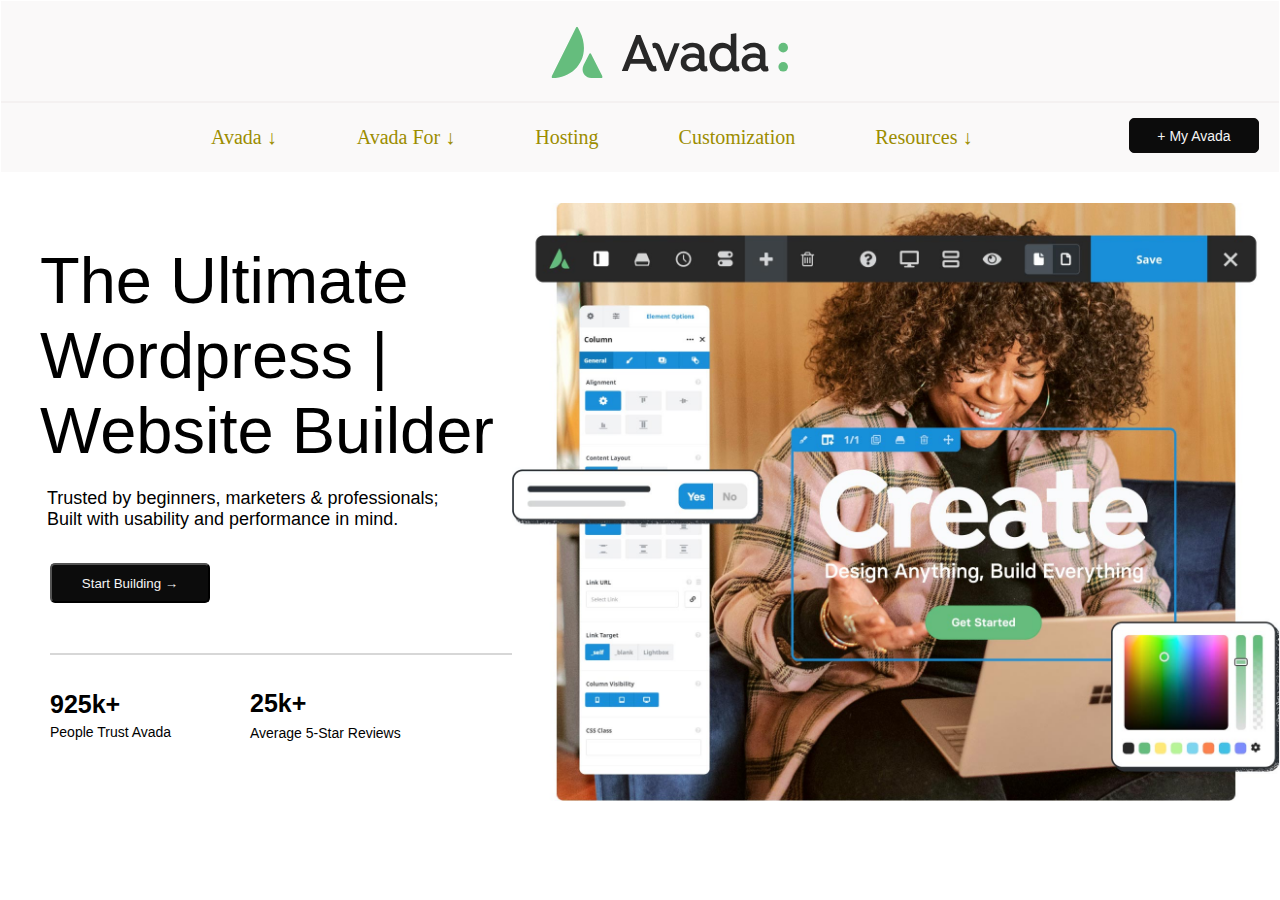
<file: WEBSITE02/w02.html>
<!DOCTYPE html>
<html lang="en">

<head>
    <meta charset="UTF-8">
    <meta name="viewport" content="width=device-width, initial-scale=1.0">
    <title>Raj</title>
    <link rel="stylesheet" type="text/css" href="w02.css">

</head>

<body>
    <header>
        <div class="topnav">
        <span><a class="fusion-no-lightbox" href="#" target="_self"><img decoding="async" width="237" height="52"
                    src="logo-svg.svg"></a></span>
                    <div class="rectangle1"></div>
        <div class="buttons">
            <span><nav class="button1" href="#">Avada &#8595</nav></span>
            <span><nav class="button1" href="#">Avada For &#8595</nav></span>
            <span><nav class="button1" href="#">Hosting</nav></span>
            <span><nav class="button1" href="#">Customization</nav></span>
            <span><nav class="button1" href="#">Resources &#8595</nav></span>
        </div>
        <span><button class="button3">+ &#32 &#32 My Avada</button></span>
        </div>
    </header>

    <div>
        <img class="imgBg" src="home.jpg" alt="">
    </div>

    <div>
        <p class="font1">The Ultimate <br>Wordpress | <br>Website Builder</p>
        <p class="font2">Trusted by beginners, marketers & professionals;<br>Built with usability and performance in
            mind.</p>
        <div>

            <button class="button2">Start Building &#32 &#32 &#8594</button>

            <div class="rectangle2"></div>

            <footer>
                <p class="footer1">925k+</b>
                <p class="footer2">People Trust Avada</p>
                <p class="footer3">25k+</b>
                <p class="footer4">Average 5-Star Reviews</p>
            </footer>

</body>

</html>
</file>
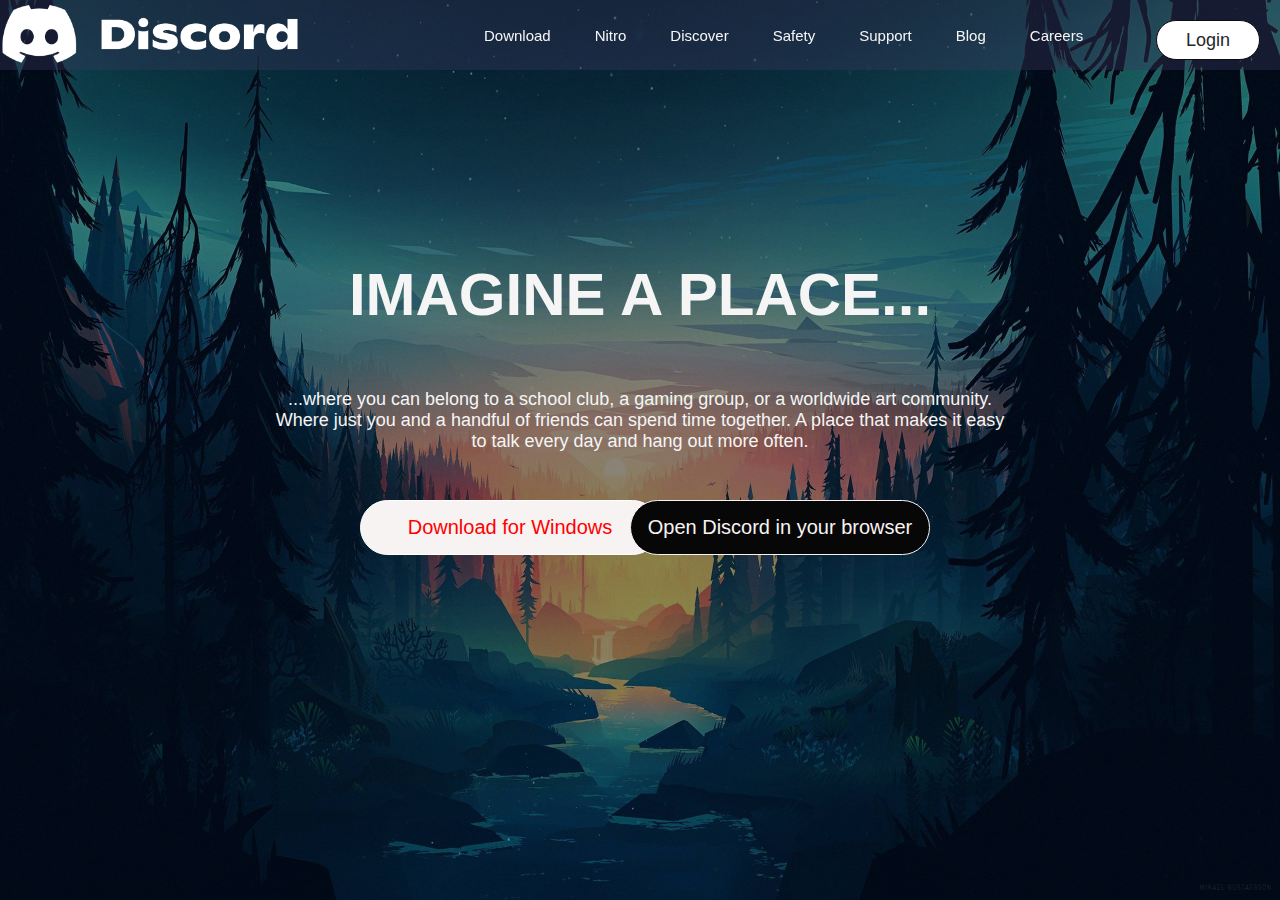
<file: WEBSITE03/discordClone.html>
<!DOCTYPE html>
<html lang="en">

<head>
    <meta charset="UTF-8">
    <meta http-equiv="X-UA-Compatible" content="IE=edge">
    <meta name="viewport" content="width=device-width, initial-scale=1.0">
    <title>Discord Clone</title>
    <link rel="stylesheet" type="text/css" href="discordClone.css">
</head>

<body>

    <header>
        <nav class="navBar">

            <img src="logo.png" style="
          padding-top: 2px;
          float: left;
          height: 65px;
      ">

            <span class="header-menu">
            <a class="btn1" href="a">Download</a>
            <a class="btn1" href="a">Nitro</a>
            <a class="btn1" href="a">Discover</a>
            <a class="btn1" href="a">Safety</a>
            <a class="btn1" href="a">Support</a>
            <a class="btn1" href="a">Blog</a>
            <a class="btn1" href="a">Careers</a>

          </span>
            <button class="btn2">Login</button>
        </nav>
    </header>

    <div>
        <img class="imgBg" src="discordBg.jpg" alt="">
    </div>

    <div class="rectangle"></div>

    <div class="mainText">
        <p>IMAGINE A PLACE...</p>
    </div>

    <div class="subText">
        <p>...where you can belong to a school club, a gaming group, or a worldwide art community.<br>Where just you and a handful of friends can spend time together. A place that makes it easy<br>to talk every day and hang out more often.
        </p>
    </div>

    <div class="lowerBtns">
        <button class="btn4">Download for Windows</button>
        <button class="btn3">Open Discord in your browser</button>
    </div>

</body>

</html>
</file>
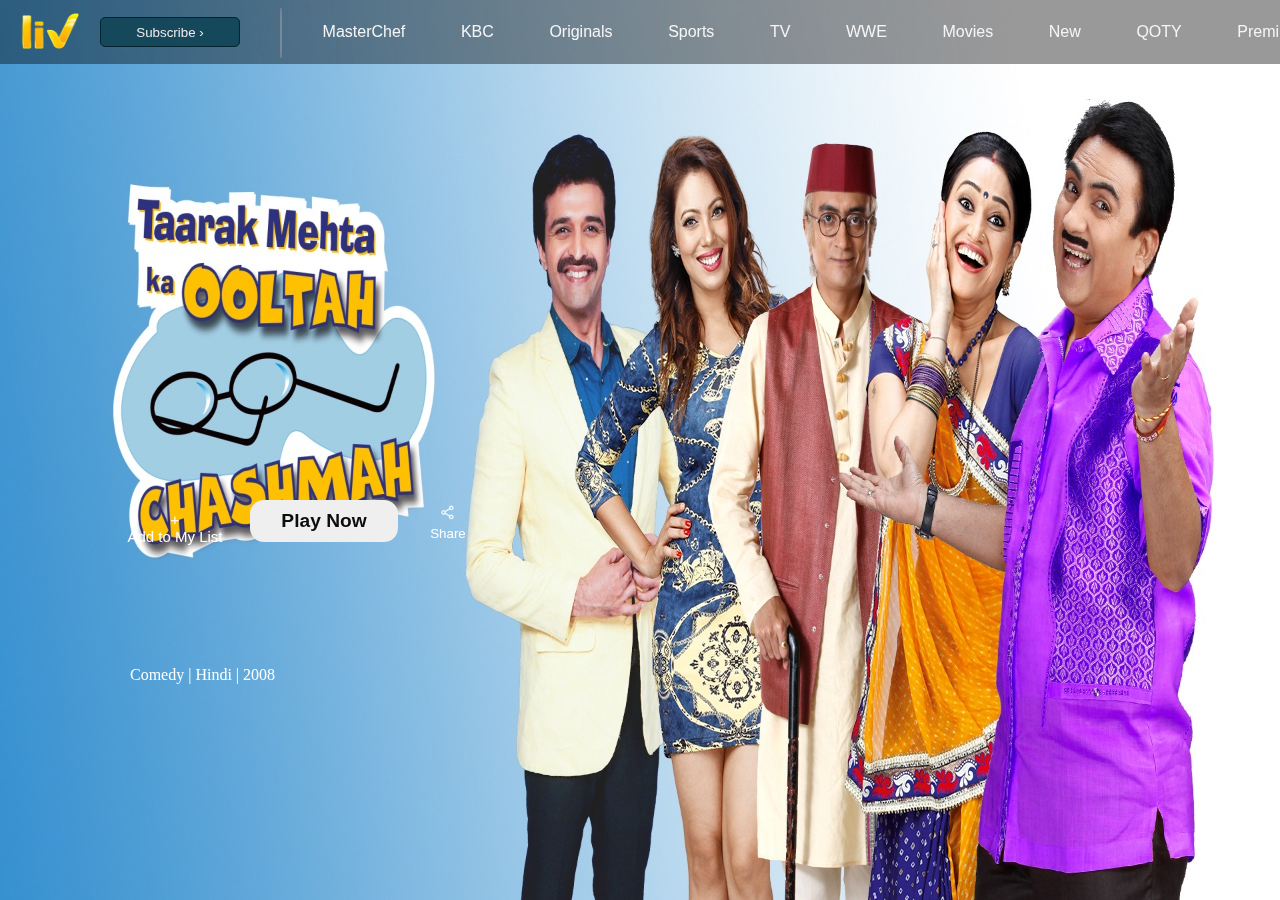
<file: WEBSITE04/sonylivClone.html>
<!DOCTYPE html>
<html lang="en">

<head>
    <meta charset="UTF-8">
    <meta http-equiv="X-UA-Compatible" content="IE=edge">
    <meta name="viewport" content="width=device-width, initial-scale=1.0">
    <title>Sonyliv Clone</title>
    <link rel="stylesheet" href="https://cdnjs.cloudflare.com/ajax/libs/font-awesome/4.7.0/css/font-awesome.min.css">
    <link rel="stylesheet" type="text/css" href="sonylivClone.css">
</head>

<body>

    <header>
        <nav class="navBar">
            <a><img class="logo" src="sonylivLogo.png"></a>
            <button class="subBtn">Subscribe &#8250</button>
            <div class="rectangle"></div>
            <a class="btn1" href="a">MasterChef</a>
            <a class="btn1" href="a">KBC</a>
            <a class="btn1" href="a">Originals</a>
            <a class="btn1" href="a">Sports</a>
            <a class="btn1" href="a">TV</a>
            <a class="btn1" href="a">WWE</a>
            <a class="btn1" href="a">Movies</a>
            <a class="btn1" href="a">New</a>
            <a class="btn1" href="a">QOTY</a>
            <a class="btn1" href="a">Premium</a>
            <a class="searchIcon" href="a"><i class="fa fa-search" style="margin-left: 35px;margin-top: 15px;font-size: x-large;color: white;"></i></a>
            <!--NOTE: search icon IONICONS se import karke use karna h yahan-->
            <a class="login"><img style="    margin-top: 13px;
                width: 35px;
                height: 35px;
                padding-right: 35px;
                padding-left: 55px;" src="login.png"></a>
        </nav>
    </header>

    <img class="imgBg" src="tmkoc.jpg" alt="">

    <!-- NOTE: TMKOC text png churake upload kar dena-->

    <div class="subText">
        <p style="    position: fixed;
        overflow: hidden;
        padding-top: 650px;padding-left:130px;color: white;">Comedy | Hindi | 2008</p>
    </div>

    <div class="lowerBtns">
        <button class="btn2">+<br>Add to My List</button>
        <!--NOTE: plus icon IONICONS se import karke use karna h yahan-->
        <button class="btn3">Play Now</button>
        <button class="btn4"><img src="share_icon.png" alt="" style="
            height: 22px;
        "><br>Share</button>
        <!--NOTE: share icon IONICONS se import karke use karna h yahan-->
    </div>

</body>

</html>
</file>
<file: WEBSITE02/w02.css>
body,
html {
    height: 100%;
    margin: 0;
}

p.font1 {
    font-family: Arial, Helvetica, sans-serif;
    position: relative;
    margin-top: 70px;
    font-size: 65px;
    clear: left;
    padding-top: 0px;
    padding-left: 40px;
    padding-right: 10px;
}

p.font2 {
    font-family: Arial, Helvetica, sans-serif;
    position: relative;
    margin-top: -45px;
    font-size: 18px;
    clear: left;
    padding-top: 0px;
    padding-left: 47px;
    padding-right: 10px;
}

.imgBg {
    width: 60%;
    height: 20%;
    float: right;
    position: relative;
    padding-top: 30px;
}

.fusion-no-lightbox {
    width: 100%;
    height: 100%;
    float: left;
    padding-top: 25px;
    padding-left: 550px;
}

.buttons {
    float: center;
    padding-left: 160px;
    padding-top: -130px;
}

.button1 {
    color: rgb(12, 12, 12);
    padding-top: -15px;
    float: center;
    padding-left: 15px;
    margin-left: 20px;
    margin-bottom: -50px;
    text-align: center;
    text-decoration: none;
    font-size: 10px;
}

.button2 {
    width: 160px;
    height: 40px;
    border-radius: 5px;
    color: whitesmoke;
    position: relative;
    background-color: rgb(12, 12, 12);
    padding: center;
    margin-left: 50px;
    margin-top: 15px;
}

.button3 {
    float: right;
    width: 130px;
    font-weight: 500;
    height: 35px;
    color: whitesmoke;
    border: 1px solid rgb(14, 13, 13);
    border-radius: 5px;
    align-items: center;
    position: relative;
    background-color: rgb(12, 12, 12);
    padding: center;
    margin-right: 20px;
    margin-top: 15px;
    font-size: 14px;
}

.topnav {
    overflow: hidden;
    background-color: rgb(250, 249, 249);
    align-items: center;
    border: 0.5px solid rgb(255, 255, 255);
}

.topnav nav {
    float: left;
    display: block;
    color: rgb(156, 141, 0);
    text-align: center;
    padding: 18px 30px;
    margin-top: 5px;
    margin-bottom: 5px;
    text-decoration: none;
    font-size: 20px;
}

.topnav nav:hover {
    background-color: rgb(66, 64, 64);
    color: rgb(250, 242, 242);
}

.topnav nav.active {
    background-color: #2196F3;
    color: white;
}

.rectangle1 {
    height: 2px;
    width: 1500px;
    margin-top: 100px;
    margin-left: 0px;
    float: center;
    background-color: #ece8e86c;
}

.rectangle2 {
    height: 2px;
    width: 500px;
    margin-top: 50px;
    margin-bottom: -50px;
    margin-left: 50px;
    background-color: #a1a1a16c;
}

.footer1,
.footer3 {
    font-family: Arial, Helvetica, sans-serif;
    font-weight: 600;
    position: relative;
    font-size: 25px;
    padding-left: 50px;
    padding-right: 10px;
    align-content: left;
}

.footer1 {
    margin-top: 85px;
}

.footer3 {
    margin-top: -65px;
    margin-left: 200px;
}

.footer2,
.footer4 {
    font-family: Arial, Helvetica, sans-serif;
    font-weight: 300;
    position: relative;
    font-size: 14px;
    padding-left: 50px;
    padding-right: 10px;
    align-content: left;
}

.footer2 {
    margin-top: -20px;
}

.footer4 {
    margin-top: -18px;
    margin-left: 200px;
}
</file>
<file: WEBSITE03/discordClone.css>
body,
html {
    height: 100%;
    margin: 0;
}

.navBar {
    background-color: rgba(56, 56, 94, 0.37);
    height: 70px;
    width: 100%;
    position: fixed;
}

.logoText {
    text-decoration: none;
    font-size: 30px;
    color: whitesmoke;
    font-family: Helvetica, sans-serif;
    float: left;
    margin-left: 30px;
    margin-top: 20px;
}

span.header-menu {
    padding-left: 12%;
    line-height: 4.5;
}

a.btn1 {
    position: relative;
    float: center;
    text-decoration: none;
    color: whitesmoke;
    font-family: Arial, Helvetica, sans-serif;
    font-size: 15px;
    margin-top: 40px;
    margin-left: 20px;
    padding: 10px 10px 10px 10px;
}

a.btn1::before {
    margin-bottom: 8px;
    content: '';
    position: absolute;
    width: 100%;
    height: 2px;
    border-radius: 4px;
    background-color: #fff;
    bottom: 0;
    left: 0;
    transform-origin: right;
    transform: scaleX(0);
    transition: transform .3s ease-in-out;
}

a.btn1:hover::before {
    transform-origin: left;
    transform: scaleX(1);
}

.btn2 {
    float: right;
    width: 104px;
    height: 40px;
    border: 1px solid rgb(14, 13, 13);
    border-radius: 40px;
    color: #23272a;
    font-size: 40px;
    position: relative;
    background-color: #fff;
    padding: center;
    margin-right: 20px;
    margin-top: 20px;
    font-size: large;
}

.btn2:hover {
    background-color: rgb(255, 255, 255);
    color: #5865f2;
    border-color: #5865f2;
    box-shadow: 0.5px 0.5px 0.5px 0.5px rgb(65, 64, 64);
}

.imgBg {
    background-image: url("discordBg.jpg");
    background-position: center;
    background-repeat: no-repeat;
    background-size: cover;
    z-index: -1;
    height: 100%;
    width: 100%;
    position: absolute;
    filter: blur(-52px);
}

.mainText {
    color: whitesmoke;
    font-family: "ABC Ginto Nord", "Noto Sans", "Helvetica Neue", Helvetica, Arial, sans-serif;
    text-align: center;
    font-size: 60px;
    font-weight: 800;
    padding-top: 200px;
}

.subText {
    color: whitesmoke;
    font-family: Helvetica, sans-serif;
    text-align: center;
    font-size: 18px;
    font-weight: 300;
    padding-top: -150px;
    padding-bottom: 150px;
}

.lowerBtns {
    padding-left: 350px;
}

.btn3 {
    float: right;
    width: 300px;
    height: 55px;
    font-weight: 500;
    border: 0.01px solid rgb(248, 243, 243);
    border-radius: 28px;
    font-size: 20px;
    color: rgb(248, 243, 243);
    position: relative;
    background-color: rgb(7, 7, 7);
    padding: center;
    margin-right: 350px;
    margin-top: -120px;
}

.btn3:hover {
    background-color: rgb(255, 255, 255);
    color: #5865f2;
    border-color: #5865f2;
    box-shadow: 0.5px 0.5px 0.5px 0.5px rgb(65, 64, 64);
}

.btn4 {
    float: left;
    width: 300px;
    font-weight: 500;
    height: 55px;
    border: 0.01px solid rgb(255, 255, 255);
    border-radius: 28px;
    font-size: 20px;
    color: red;
    position: relative;
    background-color: rgb(248, 243, 243);
    padding: center;
    margin-left: 10px;
    margin-top: -120px;
}

.btn4:hover {
    background-color: rgb(255, 255, 255);
    color: #5865f2;
    border-color: #5865f2;
    box-shadow: 0.5px 0.5px 0.5px 0.5px rgb(65, 64, 64);
}
</file>
<file: WEBSITE04/sonylivClone.css>
body,
html {
    width: 85%;
    height: 100%;
    margin: 0px;
}

header {
    z-index: 1;
    position: fixed;
    background-color: rgba(0, 0, 0, 0.4);
}

.navBar {
    align-content: center;
    display: inline-flex;
    height: 3.125em;
}

.logo {
    padding-left: 20px;
    width: 60px;
}

button.subBtn {
    float: left;
    width: 140px;
    height: 30px;
    border: 1px solid rgb(2, 36, 49);
    border-radius: 5px;
    color: rgb(238, 233, 233);
    position: relative;
    background-color: rgb(22, 72, 92);
    padding: center;
    margin-left: 20px;
    margin-right: 0px;
    margin-top: 17px;
}

.rectangle {
    height: 50px;
    width: 2px;
    margin-top: 8px;
    margin-left: 40px;
    border-radius: 25%;
    float: center;
    /*
  NOTE: color ye kar dena, abhi ke liye visiblity reasons ki wajah se dark daal rahe h
  background-color: #7e79796c; 
  */
    background-color:#b8acac6c;
}

.btn1 {
    position: relative;
    margin-left: 2vw;
    margin-top: 1.5vh;
    /*
    color: rgb(181, 178, 178); */
    float: left;
    font-family: Arial, Helvetica, sans-serif;
    font-weight: 500;
    display: block;
    text-align: center;
    padding: 18px 15px;
    margin-top: 5px;
    margin-bottom: 5px;
    text-decoration: none;
    font-size: 16px;
    color: whitesmoke;
}

a.btn1::before {
    margin-bottom: -17px;
    content: '';
    position: absolute;
    width: 100%;
    height: 3px;
    border-radius: 4px;
    background-color: #fff;
    color: #fff;
    text-decoration-color: #fff;
    bottom: 0;
    left: 0;
    transform-origin: right;
    transform: scaleX(0);
    transition: transform .3s ease-in-out;
}

a.btn1:hover::before {
    color: #fff;
    transform-origin: left;
    transform: scaleX(1);
}


.imgBg {
    z-index: -1.0;
    background-image: url("tmkoc.jpg");
    background-position: center;
    background-repeat: no-repeat;
    background-size: cover;
    height: 100%;
    width: 100%;
    position: absolute;
}

.lowerBtns {
    padding-left: 120px;
    padding-top: 500px;
}

.btn2 {
    font-size: 15px;
    float: left;
    width: 110px;
    height: 55px;
    border: 0px solid rgb(14, 13, 13);
    border-radius: 0;
    background-color: transparent;
    color: #fff;
    position: relative;
}

.btn3 {
    font-size: larger;
    font-weight: bold;
    float: left;
    width: 148px;
    height: 42px;
    border: 0px solid rgb(14, 13, 13);
    border-radius: 14px;
    color: rgb(14, 13, 13);
    margin-left: 20px;
    position: relative;
}

.btn4 {
    float: left;
    width: 100px;
    height: 41px;
    border: 0px solid rgb(14, 13, 13);
    background-color: transparent;
    border-radius: 5px;
    color: #fff;
    position: relative;
}
</file>
